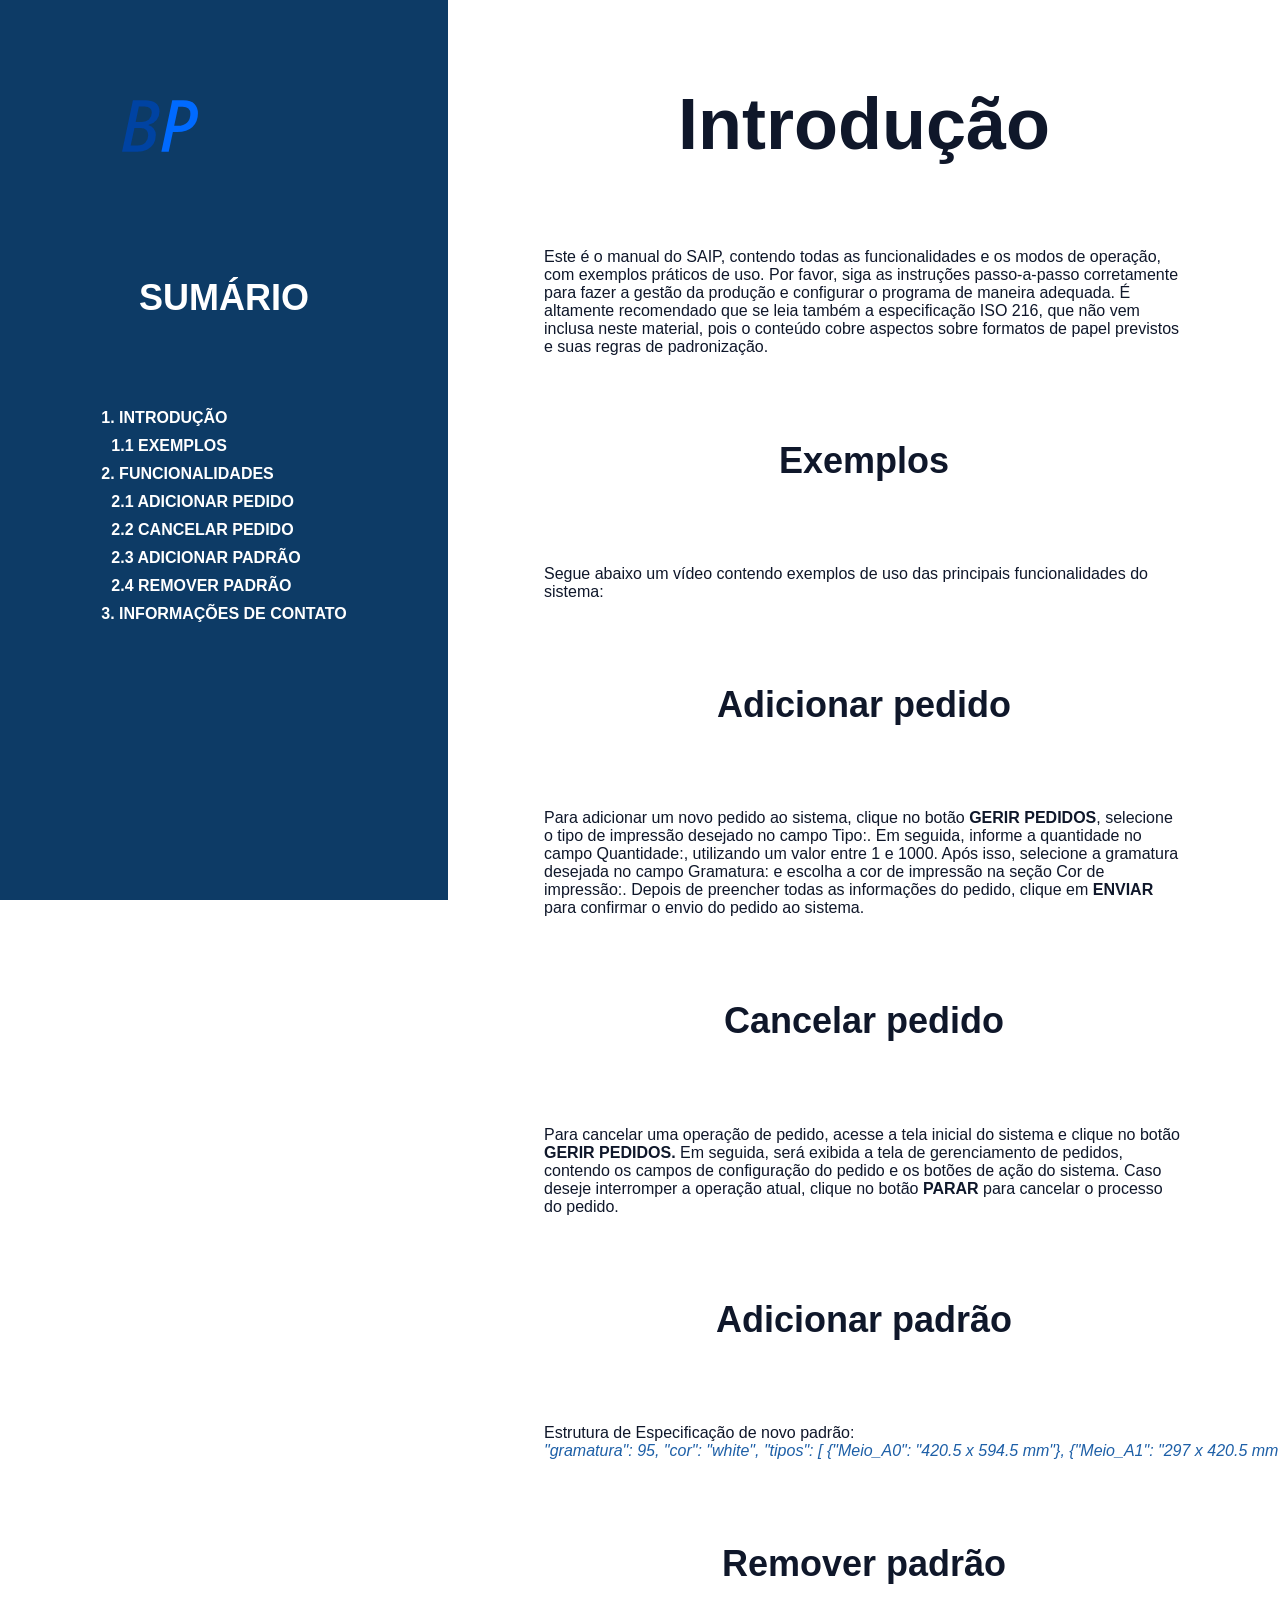
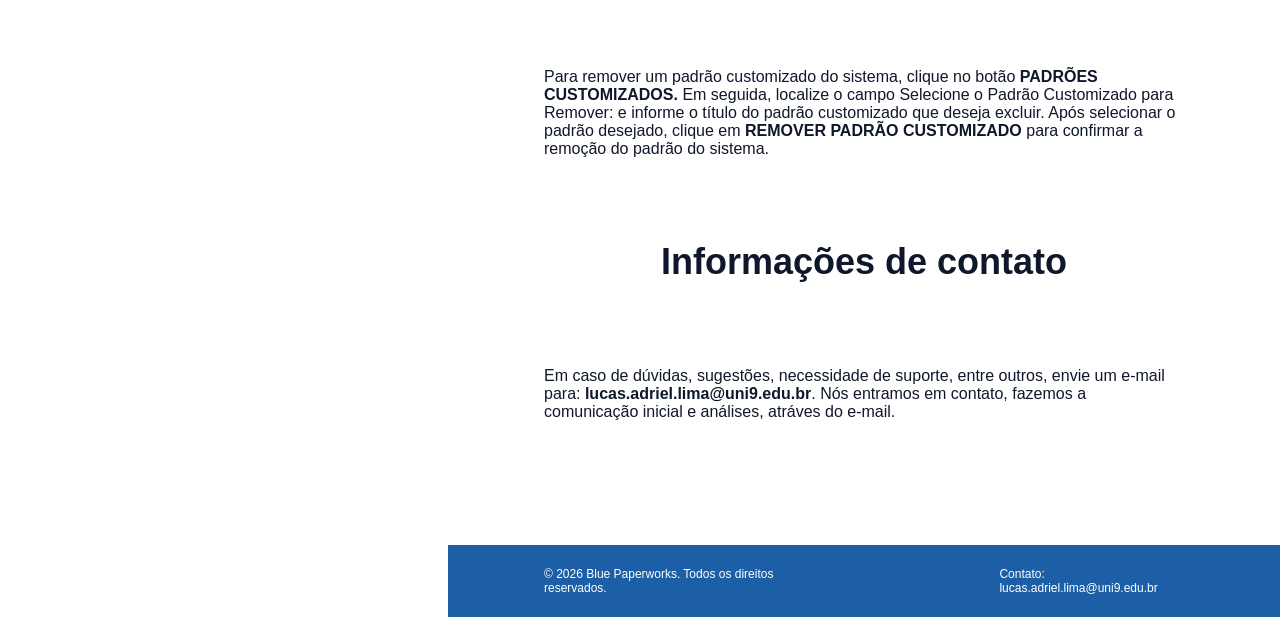
<file: manual.html>
<!DOCTYPE html>
<html>
  <head>
    <meta charset="utf-8" />
    <meta name="viewport" content="width=device-width, initial-scale=1" />
    <meta name="author" content="Grupo I9" />
    <meta name="language" content="pt-br" />
    <meta name="description" content="Manual da aplicação" />
    <meta name="robots" content="index,nofollow" />
    <title>Manual do SAIP</title>
    <link rel="stylesheet" type="text/css" href="style.css" />
  </head>
  <body id="manual">
    <header>
      <nav id="sumario">
        <a href="index.html"><div class="logo"><img src="ref/logo.svg"></div></a>
        <h2>Sumário</h2>
        <ul>
          <li><a href="#introducao">1. Introdução</a></li>
          <li class="subtopic"><a href="#exemplos">1.1 Exemplos</a></li>
          <li><a href="#funcionalidades">2. Funcionalidades</a></li>
          <li class="subtopic"><a href="#adicionar-pedido">2.1 Adicionar pedido</a></li>
          <li class="subtopic"><a href="#cancelar-pedido">2.2 Cancelar pedido</a></li>
          <li class="subtopic"><a href="#adicionar-padrao">2.3 Adicionar padrão</a></li>
          <li class="subtopic"><a href="#remover-padrao">2.4 Remover padrão</a></li>
          <li><a href="#informacoes-de-contato">3. Informações de contato</a></li>
        </ul>
      </nav>
    </header>
    <div id="conteudo-do-manual">
    <main>
      <section id="introducao-e-exemplos">
        <div id="introducao">
          <h1>Introdução</h1>
          <p>Este é o manual do SAIP, contendo todas as funcionalidades e os modos de operação, com exemplos práticos de uso. Por favor, siga as instruções passo-a-passo corretamente para fazer a gestão da produção e configurar o programa de maneira adequada. É altamente recomendado que se leia também a especificação ISO 216, que não vem inclusa neste material, pois o conteúdo cobre aspectos sobre formatos de papel previstos e suas regras de padronização.</p>
          <h2 id="exemplos">Exemplos</h2>
          <p>Segue abaixo um vídeo contendo exemplos de uso das principais funcionalidades do sistema:</p>
        </div>
      </section>
      <section id="funcionalidades">
        <div>
          <h2 id="adicionar-pedido">Adicionar pedido</h2>
           <p>Para adicionar um novo pedido ao sistema, clique no botão <b>GERIR PEDIDOS</b>, selecione o tipo de impressão desejado no campo Tipo:.
Em seguida, informe a quantidade no campo Quantidade:, utilizando um valor entre 1 e 1000.
Após isso, selecione a gramatura desejada no campo Gramatura: e escolha a cor de impressão na seção Cor de impressão:.
Depois de preencher todas as informações do pedido, clique em <b>ENVIAR</b> para confirmar o envio do pedido ao sistema.
</p>
          <h2 id="cancelar-pedido">Cancelar pedido</h2>
           <p> Para cancelar uma operação de pedido, acesse a tela inicial do sistema e clique no botão <b>GERIR PEDIDOS.</b>
Em seguida, será exibida a tela de gerenciamento de pedidos, contendo os campos de configuração do pedido e os botões de ação do sistema.
Caso deseje interromper a operação atual, clique no botão <b>PARAR</b> para cancelar o processo do pedido.
  
           </p>
          <h2 id="adicionar-padrao">Adicionar padrão</h2>
          <p></p>
          <p>Estrutura de Especificação de novo padrão: <pre>"gramatura": 95, "cor": "white", "tipos": [ {"Meio_A0": "420.5 x 594.5 mm"}, {"Meio_A1": "297 x 420.5 mm"}, {"Meio_A2": "210 x 297 mm"} ]</pre></p>
          <h2 id="remover-padrao">Remover padrão</h2>
           <p>Para remover um padrão customizado do sistema, clique no botão <b>PADRÕES CUSTOMIZADOS.</b>
Em seguida, localize o campo Selecione o Padrão Customizado para Remover: e informe o título do padrão customizado que deseja excluir.
Após selecionar o padrão desejado, clique em <b>REMOVER PADRÃO CUSTOMIZADO</b> para confirmar a remoção do padrão do sistema.
</p>
        </div>
      </section>
      <section id="informacoes-de-contato">
        <div>
          <h2 id="informacoes-de-contato">Informações de contato</h2>
          <p>Em caso de dúvidas, sugestões, necessidade de suporte, entre outros, envie um e-mail para: <span>lucas.adriel.lima@uni9.edu.br</span>. Nós entramos em contato, fazemos a comunicação inicial e análises, atráves do e-mail.</p>
        </div>
      </section>
    </main>
    <footer>
      <p>&copy; 2026 Blue Paperworks. Todos os direitos reservados.</p>
      <p>Contato: lucas.adriel.lima@uni9.edu.br</p>
    </footer>
    </div>
  </body>
</html>
</file>
<file: style.css>
* {
    margin: 0;
    padding: 0;
    font-family: 'Roboto', sans-serif;
}
:root {
    --base-distance: 4rem;
    --top-distance: 6.2rem;
    --base-margin: 9.6rem;
    --base-text-size: 1.2rem;
}
html{
    font-size: 62.5%;
}
nav {
    position: fixed;
    top: 0;
    width: calc(100% - var(--base-margin)*2);
    height: calc(12.8rem + 6.2rem);
    display: flex;
    justify-content: space-between;
    align-items: center;
    font-size: 3.2rem;
    font-weight: bolder;
    text-transform: uppercase;
    padding-left: var(--base-margin);
    padding-right: var(--base-margin);
    z-index: 9999;
}
ul {
    list-style: none;
    display: flex;
    gap: 7.8rem;
}
li {
    color: white;
}
a, a:active, a:visited {
    text-decoration: none;
    color: white;
}
a:hover {
    color: #4da3ff;
}
body {
    height: 100vh;
    color: white;
}
.bg {
    background: url("img/fundo.jpg");
    background-position: 0% 0%;
    background-repeat: repeat;
    animation: diagonal-slide 30s linear infinite alternate;
}
@keyframes diagonal-slide {
  0% {
    background-position: 0% 0%;
  }
  100% {
    background-position: -100% -100%; 
  }
}
h1 {
    font-size: 7.2rem;
}
h2 {
    font-size: 3.6rem;
    margin-bottom: 8rem;
}
p {
    font-size: 1.6rem;
}
.logo {
    width: 12.8rem; height: 12.8rem;
    object-fit: contain;
    filter: saturate(0) brightness(20);
}
.hamburger span {
    font-size: 2.8rem;
    font-weight: bolder;
    color: white;
}
.subtopic {
    margin-left: 1rem;
}
#main-nav li {
    margin: 0 auto;
    padding: 4rem 0;
}
#principal {
    top: 20%;
    font-size: calc(var(--base-text-size)*12);
    text-transform: uppercase;
}
#subtitulo {
    top: calc(20% + var(--base-text-size)*12 + var(--base-distance));
    font-size: calc(var(--base-text-size)*6);
}
#texto-chamada {
    top: calc(20% + var(--base-text-size)*12 + var(--base-text-size)*6 + var(--base-distance)*2);
    font-size: calc(var(--base-text-size)*3);
}
#principal, #subtitulo, #texto-chamada {
    position: absolute;
    margin-left: var(--base-margin);
}
#botao-cta {
    margin: 0; padding: 0;
    outline: none;
    border: none;
    width: 100%;
    height: 7.8rem;
    background-color: #4da3ff;
    position: absolute;
    bottom: 0;
    text-transform: uppercase;
    font-weight: bold;
    font-size: 4.8rem;
    color: white;
    cursor: pointer;
}
#botao-cta:active {
    background-color: #0d3b66;
}
#sobre, #empresa {
    position: absolute;
    top: 100vh;
    width: calc(100% - var(--base-margin)*2);
    height: 50%;
    background-color: transparent;
    backdrop-filter: contrast(125%) saturate(0) grayscale(100%) brightness(110%) blur(4px);
    font-size: 1.6rem;
    padding: calc(var(--base-distance)*4) var(--base-margin);
}
#empresa {
    top: calc(100vh + 50% + (var(--base-distance)*4));
}
#rodape {
    position: absolute;
    top: calc(100vh + 50%*2 + (var(--base-distance)*8) + 12.8rem);
    width: calc(100% - var(--base-margin)*2);
    padding-left: var(--base-margin);
    padding-right: var(--base-margin);
    backdrop-filter: contrast(125%) saturate(0) grayscale(100%) brightness(110%) blur(20px);
}
#rodape, #conteudo-do-manual footer {
    height: 7.2rem;
    display: flex;
    justify-content: space-between;
    align-items: center;
}
#conteudo-do-manual footer {
    background-color: #1d5fa7;
    color: white;
}
#conteudo-do-manual footer p {
    font-size: 1.2rem;
}
#hamburger {
    border: none;
    outline: none;
    background: none;
}
#hamburger {
    display: none;
}
#manual {
    color: #0f172a;
    display: flex;
}
#sumario {
    position: fixed;
    top: 0;
    left: 0;
    padding: 0;
    max-width: 35%;
    height: 100%;
    justify-content: center;
    background-color: #0d3b66;
    overflow: auto;
}
#sumario h2 {
    color: white;
}
#sumario ul {
    margin-bottom: 1rem;
    font-size: 1.6rem;
}
#sumario, #sumario ul {
    flex-direction: column;
    gap: 1rem;
}
#sumario .logo {
    position: fixed;
    top: var(--top-distance);
    left: var(--base-margin);
    filter: saturate(220%);
    z-index: -1;
}
#conteudo-do-manual {
    position: absolute;
    left: 35%;
    width: 65%;
    height: 100%;
}
#conteudo-do-manual section {
    height: 100%;
}
#conteudo-do-manual h1,
#conteudo-do-manual h2 {
    margin: 10% auto;
    text-align: center;
}
#conteudo-do-manual p,
#conteudo-do-manual pre {
    margin: 0 var(--base-margin);
}
#conteudo-do-manual span {
    font-weight: bold;
}
#conteudo-do-manual pre {
    font-size: 1.6rem;
    font-style: italic;
    color: #1d5fa7;
    text-wrap: auto;
}
#informacoes-de-contato p {
    margin-bottom: 15%;
}
@media (min-width: 1920px) {
    :root {
        --base-text-size: 1.2rem;
    }
}
@media (min-width: 1200px) {
    #main-nav li {
        /* I have to study this effect more */
        -webkit-mask: linear-gradient(#fff 0 0) text;
        mask: linear-gradient(#fff 0 0) text;
        
        transform: translateZ(0);
        backdrop-filter: blur(4px);
        filter: invert();
        //background: rgba(255, 255, 255, 0.1);

        -webkit-background-clip: text;
        background-clip: text;

        -webkit-text-fill-color: transparent;
        text-fill-color: transparent;

        background-size: 100%;
        isolation: isolate;
    }
    #main-nav li::before {
        content: '';
        position: absolute;
        inset: 0;
        background: inherit;
        filter: blur(10px);
        z-index: -1;
    }
    #main-nav .logo {
        filter: invert();
        -webkit-mask-image: url('ref/logo.svg');
        mask-image: url('ref/logo.svg');
        -webkit-mask-position: center;
        mask-position: center;
        background-size: contain;
        -webkit-mask-repeat: no-repeat;
        mask-repeat: no-repeat;
        backdrop-filter: blur(10px);
    }
    #main-nav .logo img {
        opacity: 0;
    }
    #principal {
        font-size: 9rem;
    }
    #subtitulo {
        font-size: 5rem;
    }
}
@media (max-width: 768px) {
    html {
        font-size: 32.1%;
    }
    #main-nav ul {
        position: absolute;
        top: 12.8rem;
        left: 0;
        width: 100%;
        height: 100vh;
        backdrop-filter: blur(10px);
        display: none;
        flex-direction: column;
        padding: 1rem;
    }
    #hamburger, .hamburger {
        display: flex;
        flex-direction: column;
        align-items: center;
    }
    #principal {
        font-size: 7.2rem;
    }
    #subtitulo {
        font-size: 3.6rem;
    }
    #botao-cta {
        top: calc(75vh - 7.8rem);
    }
    #sobre {
        top: calc(75vh);
    }
    #empresa {
        top: calc(75vh + 50% + var(--base-distance)*8);
    }
    #rodape {
        top: calc(75vh + 50%*2 + var(--base-distance)*12);
    }
}
@media (max-height: 768px) {
    :root {
        --base-text-size: .6rem;
    }
    #principal {
        top: 25%;
    }
    #subtitulo {
        top: calc(21% + var(--base-text-size)*12 + var(--base-distance));
    }
    #texto-chamada {
        top: calc(25% + var(--base-text-size)*12 + var(--base-text-size)*6 + var(--base-distance)*2);
    }
}
</file>
